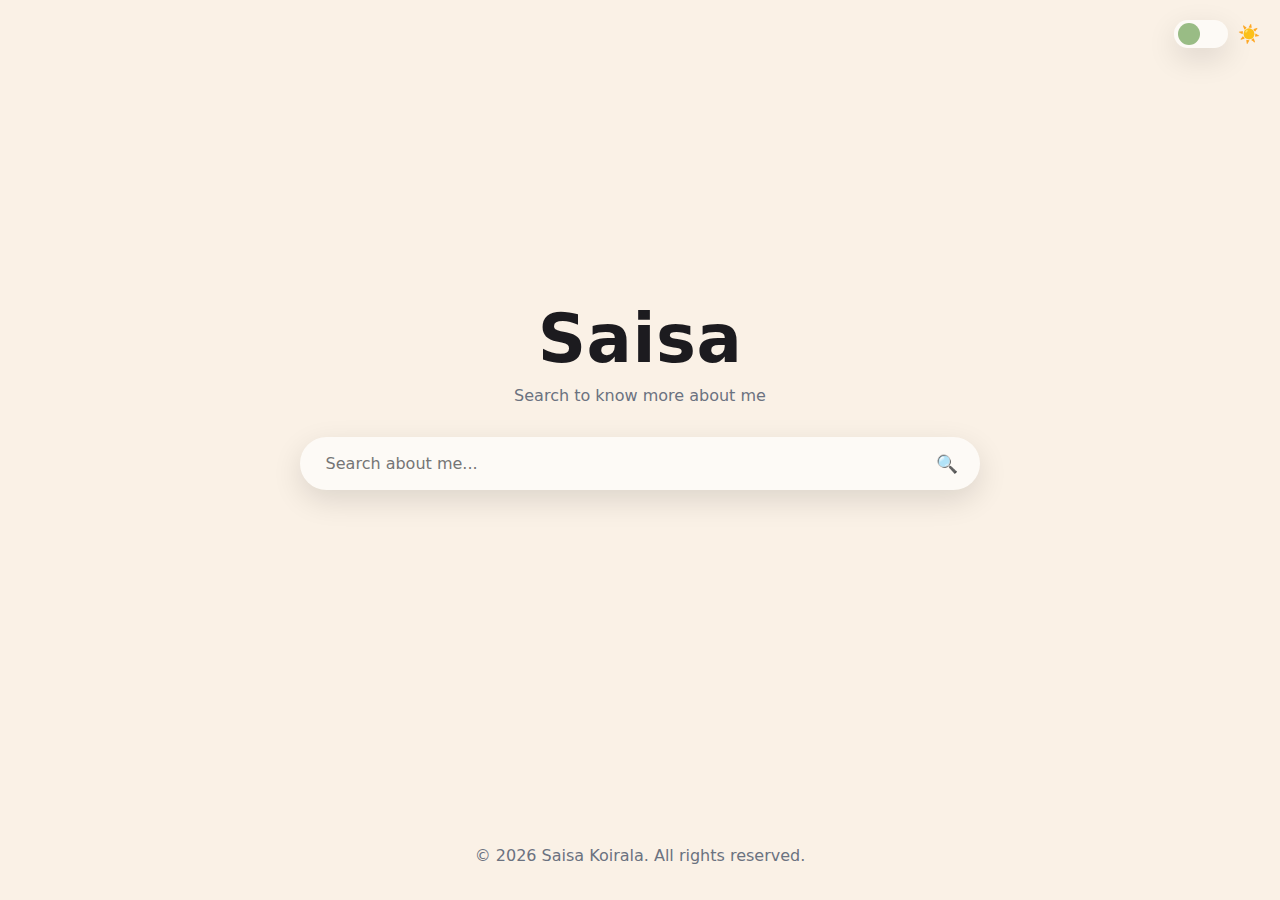
<file: index.html>
<!DOCTYPE html>
<html lang="en">
<head>
  <!-- Basic meta tags -->
  <meta charset="UTF-8" />
  <meta name="viewport" content="width=device-width, initial-scale=1.0" />
  <meta name="description" content="Saisa — Search-style personal portfolio" />
  <meta name="keywords" content="Saisa, portfolio, developer, search" />
  <meta name="author" content="Saisa Koirala" />
  <title>Saisa</title>
  <link rel="icon" href="assets/avatar.png" type="image/png" />
  <link rel="stylesheet" href="css/style.css" />
</head>
<body>
  <!-- Theme Toggle (top-right) -->
  <button class="theme-toggle" id="themeToggle" aria-label="Toggle theme" aria-pressed="false">
    <span class="toggle-track">
      <span class="toggle-thumb"></span>
    </span>
    <span class="toggle-icon" aria-hidden="true">☀️</span>
  </button>

  <main class="search-page">
    <!-- Search UI -->
    <section class="search-shell" aria-label="Search">
      <h1 class="brand-title">Saisa</h1>
      <p class="brand-tagline">Search to know more about me</p>

      <div class="search-area">
        <div class="search-box" role="search">
          <input
            id="searchInput"
            type="text"
            placeholder="Search about me..."
            autocomplete="off"
            aria-label="Search Saisa"
          />
          <button class="search-btn" id="searchBtn" aria-label="Search">
            🔍
          </button>
        </div>

        <!-- Suggestions dropdown -->
        <ul class="suggestions" id="suggestions" role="listbox" aria-label="Search suggestions">
          <!-- Filled dynamically by JavaScript -->
        </ul>
      </div>
    </section>

    <!-- Popup window (tabbed) -->
    <div class="modal" id="modal" aria-hidden="true">
      <div class="modal-window" role="dialog" aria-modal="true">
        <div class="modal-header">
          <ul class="tabs-list" id="tabsList" aria-label="Open tabs">
            <!-- Tabs injected by JavaScript -->
          </ul>
          <div class="tab-actions">
            <button class="btn-minimize" id="minimizeBtn" aria-label="Minimize">—</button>
          </div>
        </div>
        <div class="modal-content" id="modalContent">
          <!-- Dynamic content injected here -->
        </div>
      </div>
    </div>

    <!-- Minimized tabs dock -->
    <div class="tabs-dock" id="tabsDock" aria-hidden="true">
      <ul class="tabs-dock-list" id="tabsDockList" aria-label="Minimized tabs"></ul>
    </div>
  </main>

  <footer class="site-footer">
    <p>© 2026 Saisa Koirala. All rights reserved.</p>
  </footer>

  <script src="js/main.js"></script>
</body>
</html>
</file>
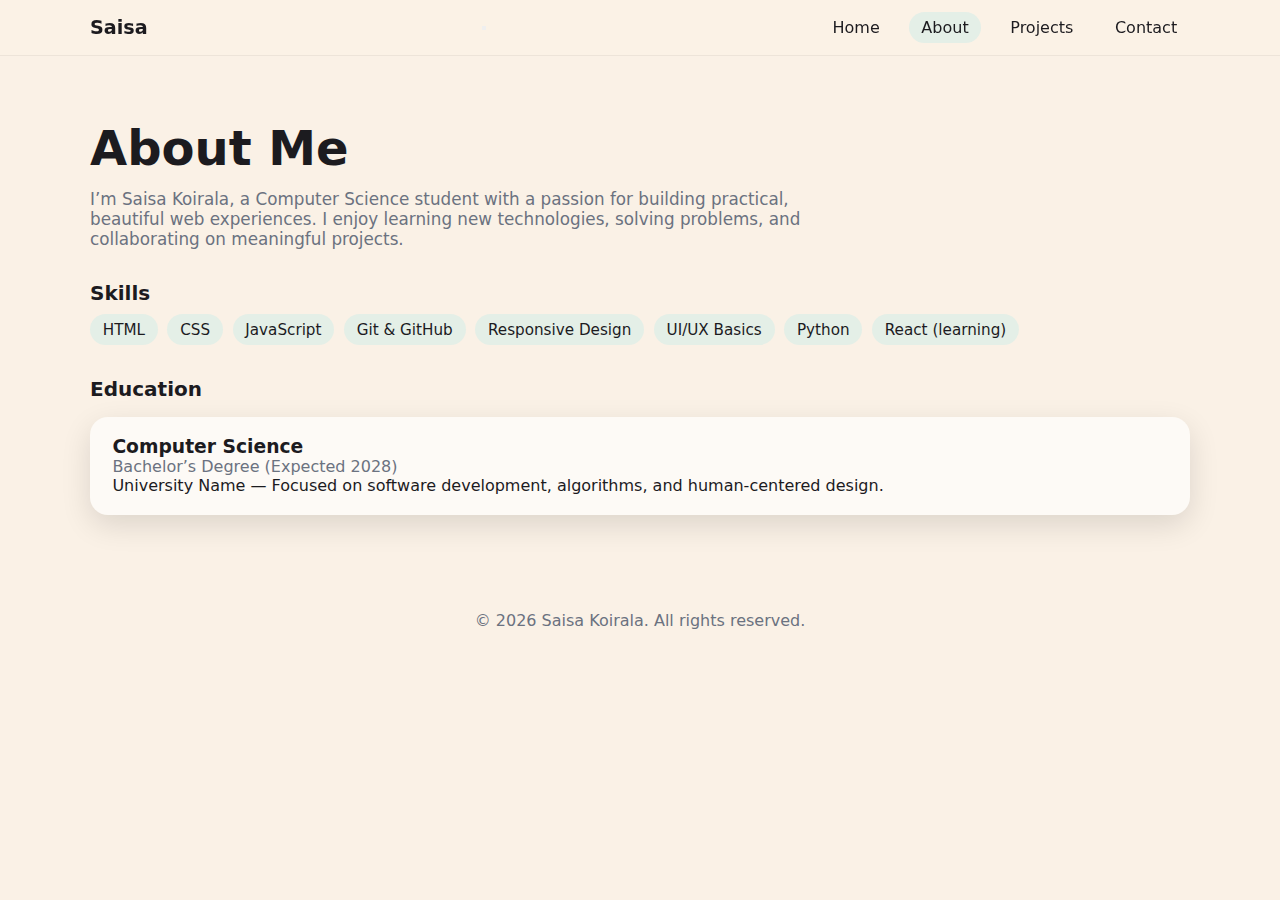
<file: about.html>
<!DOCTYPE html>
<html lang="en">
<head>
  <!-- Basic meta tags -->
  <meta charset="UTF-8" />
  <meta name="viewport" content="width=device-width, initial-scale=1.0" />
  <meta name="description" content="About Saisa Koirala" />
  <meta name="keywords" content="Saisa Koirala, about, developer" />
  <meta name="author" content="Saisa Koirala" />
  <title>Saisa | About</title>
  <link rel="stylesheet" href="css/style.css" />
</head>
<body>
  <!-- Header / Navbar (consistent across pages) -->
  <header class="site-header">
    <nav class="navbar container">
      <a class="logo" href="index.html">Saisa</a>
      <button class="nav-toggle" aria-label="Toggle navigation" aria-expanded="false">
        <span></span>
        <span></span>
        <span></span>
      </button>
      <ul class="nav-links" data-nav>
        <li><a href="index.html">Home</a></li>
        <li><a href="about.html" class="active">About</a></li>
        <li><a href="projects.html">Projects</a></li>
        <li><a href="contact.html">Contact</a></li>
      </ul>
    </nav>
  </header>

  <main>
    <section class="section">
      <div class="container">
        <h1>About Me</h1>
        <p class="lead">
          I’m Saisa Koirala, a Computer Science student with a passion for building
          practical, beautiful web experiences. I enjoy learning new technologies,
          solving problems, and collaborating on meaningful projects.
          <!-- Update this paragraph to reflect your personal story -->
        </p>

        <h2 class="section-title">Skills</h2>
        <div class="skills-list">
          <span>HTML</span>
          <span>CSS</span>
          <span>JavaScript</span>
          <span>Git & GitHub</span>
          <span>Responsive Design</span>
          <span>UI/UX Basics</span>
          <span>Python</span>
          <span>React (learning)</span>
        </div>

        <h2 class="section-title" style="margin-top: 2rem;">Education</h2>
        <div class="card" style="margin-top: 1rem;">
          <h3>Computer Science</h3>
          <p class="muted">Bachelor’s Degree (Expected 2028)</p>
          <p>
            <!-- Replace with your university and details -->
            University Name — Focused on software development, algorithms, and
            human-centered design.
          </p>
        </div>
      </div>
    </section>
  </main>

  <footer class="site-footer">
    <div class="container">
      <p>© 2026 Saisa Koirala. All rights reserved.</p>
    </div>
  </footer>

  <script src="js/main.js"></script>
</body>
</html>
</file>
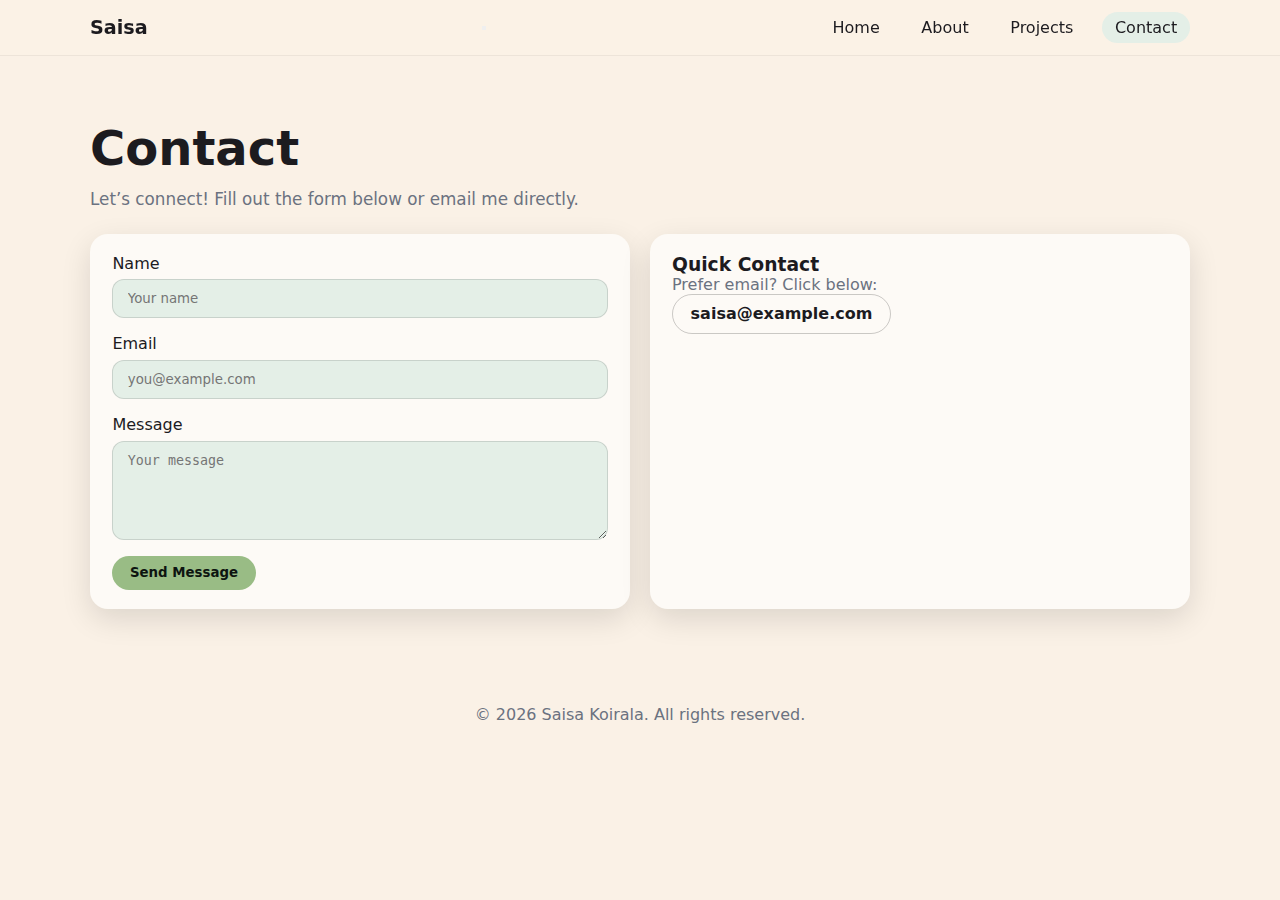
<file: contact.html>
<!DOCTYPE html>
<html lang="en">
<head>
  <!-- Basic meta tags -->
  <meta charset="UTF-8" />
  <meta name="viewport" content="width=device-width, initial-scale=1.0" />
  <meta name="description" content="Contact Saisa Koirala" />
  <meta name="keywords" content="Saisa Koirala, contact, email" />
  <meta name="author" content="Saisa Koirala" />
  <title>Saisa | Contact</title>
  <link rel="stylesheet" href="css/style.css" />
</head>
<body>
  <!-- Header / Navbar (consistent across pages) -->
  <header class="site-header">
    <nav class="navbar container">
      <a class="logo" href="index.html">Saisa</a>
      <button class="nav-toggle" aria-label="Toggle navigation" aria-expanded="false">
        <span></span>
        <span></span>
        <span></span>
      </button>
      <ul class="nav-links" data-nav>
        <li><a href="index.html">Home</a></li>
        <li><a href="about.html">About</a></li>
        <li><a href="projects.html">Projects</a></li>
        <li><a href="contact.html" class="active">Contact</a></li>
      </ul>
    </nav>
  </header>

  <main>
    <section class="section">
      <div class="container">
        <h1>Contact</h1>
        <p class="lead">Let’s connect! Fill out the form below or email me directly.</p>

        <div class="contact-grid">
          <form id="contact-form" class="card" action="#">
            <!-- Update action to your form handler if needed -->
            <div class="form-group">
              <label for="name">Name</label>
              <input type="text" id="name" name="name" placeholder="Your name" />
            </div>

            <div class="form-group">
              <label for="email">Email</label>
              <input type="email" id="email" name="email" placeholder="you@example.com" />
            </div>

            <div class="form-group">
              <label for="message">Message</label>
              <textarea id="message" name="message" rows="5" placeholder="Your message"></textarea>
            </div>

            <p id="form-error" class="form-error"></p>
            <button type="submit" class="btn">Send Message</button>
          </form>

          <div class="card">
            <h3>Quick Contact</h3>
            <p class="muted">Prefer email? Click below:</p>
            <a class="btn btn-outline" href="mailto:saisa@example.com">saisa@example.com</a>
            <!-- Replace email with your real address -->
          </div>
        </div>
      </div>
    </section>
  </main>

  <footer class="site-footer">
    <div class="container">
      <p>© 2026 Saisa Koirala. All rights reserved.</p>
    </div>
  </footer>

  <script src="js/main.js"></script>
</body>
</html>
</file>
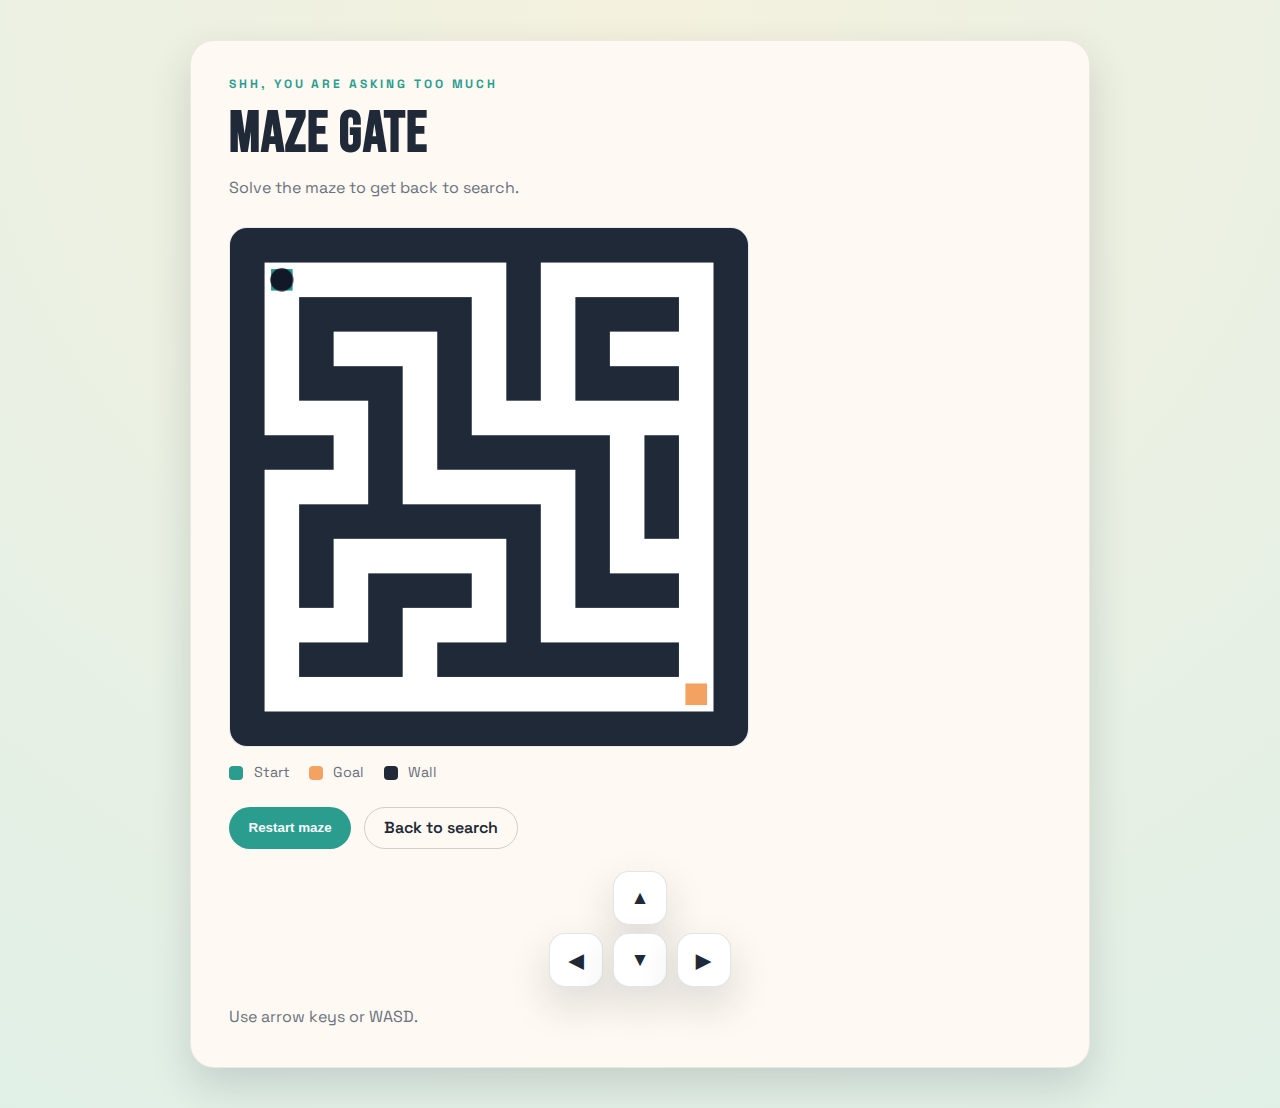
<file: maze.html>
<!DOCTYPE html>
<html lang="en">
<head>
  <meta charset="UTF-8" />
  <meta name="viewport" content="width=device-width, initial-scale=1.0" />
  <meta name="description" content="Saisa Maze Challenge" />
  <title>Saisa | Maze</title>
  <link rel="stylesheet" href="css/maze.css" />
</head>
<body>
  <main class="maze-shell">
    <div class="maze-card">
      <header class="maze-header">
        <p class="maze-eyebrow">Shh, you are asking too much</p>
        <h1>Maze Gate</h1>
        <p class="maze-subtitle" id="mazeSubtitle">Solve the maze to get back to search.</p>
      </header>

      <div class="maze-stage">
        <canvas id="mazeCanvas" width="480" height="360" aria-label="Maze"></canvas>
        <div class="maze-legend">
          <div><span class="legend-swatch start"></span> Start</div>
          <div><span class="legend-swatch goal"></span> Goal</div>
          <div><span class="legend-swatch wall"></span> Wall</div>
        </div>
      </div>

      <div class="maze-actions">
        <button class="btn" id="resetBtn" type="button">Restart maze</button>
        <a class="btn btn-outline" href="index.html">Back to search</a>
      </div>

      <div class="maze-controls" aria-label="Touch controls">
        <button class="control-btn" data-move="up" aria-label="Move up">▲</button>
        <div class="control-row">
          <button class="control-btn" data-move="left" aria-label="Move left">◀</button>
          <button class="control-btn" data-move="down" aria-label="Move down">▼</button>
          <button class="control-btn" data-move="right" aria-label="Move right">▶</button>
        </div>
      </div>

      <p class="maze-hint">Use arrow keys or WASD.</p>
      <p class="maze-status" id="mazeStatus" aria-live="polite"></p>
    </div>
  </main>

  <script src="js/maze.js"></script>
</body>
</html>
</file>
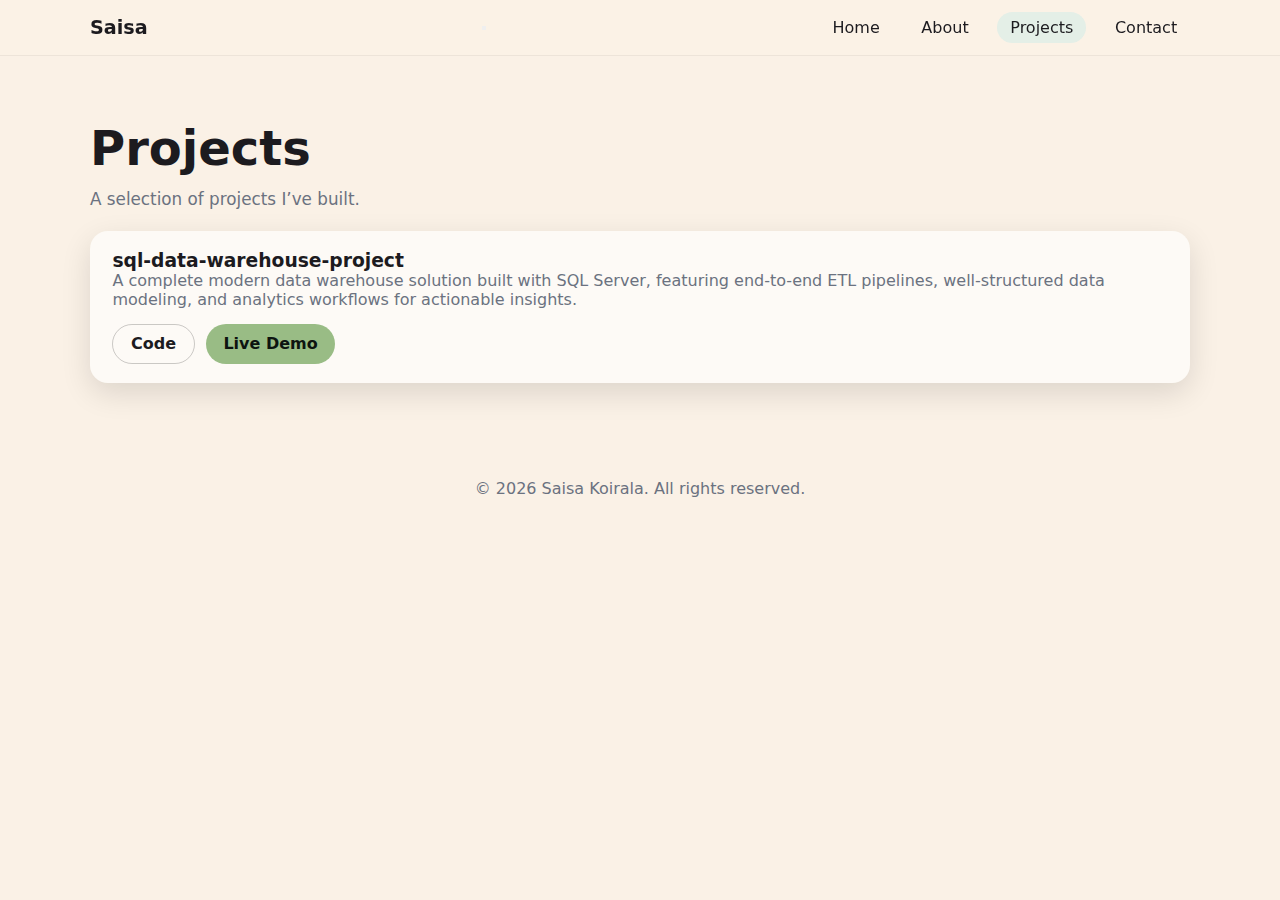
<file: projects.html>
<!DOCTYPE html>
<html lang="en">
<head>
  <!-- Basic meta tags -->
  <meta charset="UTF-8" />
  <meta name="viewport" content="width=device-width, initial-scale=1.0" />
  <meta name="description" content="Projects by Saisa Koirala" />
  <meta name="keywords" content="Saisa Koirala, projects, portfolio" />
  <meta name="author" content="Saisa Koirala" />
  <title>Saisa | Projects</title>
  <link rel="stylesheet" href="css/style.css" />
</head>
<body>
  <!-- Header / Navbar (consistent across pages) -->
  <header class="site-header">
    <nav class="navbar container">
      <a class="logo" href="index.html">Saisa</a>
      <button class="nav-toggle" aria-label="Toggle navigation" aria-expanded="false">
        <span></span>
        <span></span>
        <span></span>
      </button>
      <ul class="nav-links" data-nav>
        <li><a href="index.html">Home</a></li>
        <li><a href="about.html">About</a></li>
        <li><a href="projects.html" class="active">Projects</a></li>
        <li><a href="contact.html">Contact</a></li>
      </ul>
    </nav>
  </header>

  <main>
    <section class="section">
      <div class="container">
        <h1>Projects</h1>
        <p class="lead">A selection of projects I’ve built. 
        </p>

        <div class="projects-grid">

          <article class="card">
            <h3>sql-data-warehouse-project</h3>
            <p class="muted">
              A complete modern data warehouse solution built with SQL Server, featuring end-to-end ETL pipelines, well-structured data modeling, and analytics workflows for actionable insights.
            </p>
            <div class="project-links">
              <a class="btn btn-outline" href="#">Code</a>
              <a class="btn" href="#">Live Demo</a>
            </div>
          </article>


        </div>
      </div>
    </section>
  </main>

  <footer class="site-footer">
    <div class="container">
      <p>© 2026 Saisa Koirala. All rights reserved.</p>
    </div>
  </footer>

  <script src="js/main.js"></script>
</body>
</html>
</file>
<file: css/style.css>
/* ============================
   Global Styles & Theme System
   ============================ */
:root {
  --bg: #faf1e6;
  --surface: #fdfaf6;
  --surface-2: #e4efe7;
  --accent: #99bc85;
  --text: #1c1b1f;
  --muted: #6b7280;
  --shadow: 0 10px 30px rgba(0, 0, 0, 0.12);
  --radius: 999px;
  --transition: 0.35s ease;
  --frame-width: 960px;
  --frame-height: 560px;
  --tab-height: 34px;
}

body.dark {
  --bg: #1b3c53;
  --surface: #234c6a;
  --surface-2: #456882;
  --accent: #d2c1b6;
  --text: #f5f5f5;
  --muted: #cbd5e1;
  --shadow: 0 12px 35px rgba(0, 0, 0, 0.35);
}

* {
  margin: 0;
  padding: 0;
  box-sizing: border-box;
}

html,
body {
  height: 100%;
}

body {
  font-family: "Inter", "Segoe UI", system-ui, -apple-system, sans-serif;
  background: var(--bg);
  color: var(--text);
  transition: background var(--transition), color var(--transition);
}

button,
input {
  font-family: inherit;
}

/* ============================
   About / Projects / Contact Pages
   ============================ */
.container {
  width: min(1100px, 92vw);
  margin: 0 auto;
}

.site-header {
  position: sticky;
  top: 0;
  z-index: 10;
  background: color-mix(in srgb, var(--bg) 88%, transparent);
  backdrop-filter: blur(12px);
  border-bottom: 1px solid rgba(0, 0, 0, 0.06);
}

.navbar {
  display: flex;
  align-items: center;
  justify-content: space-between;
  padding: 1rem 0;
}

.logo {
  font-size: 1.2rem;
  font-weight: 700;
  text-decoration: none;
  color: var(--text);
}

.nav-links {
  list-style: none;
  display: flex;
  gap: 1rem;
}

.nav-links a {
  text-decoration: none;
  color: var(--text);
  padding: 0.4rem 0.8rem;
  border-radius: 999px;
  transition: var(--transition);
}

.nav-links a:hover,
.nav-links a.active {
  background: var(--surface-2);
}

.section {
  padding: 4rem 0 5rem;
}

.section h1 {
  font-size: clamp(2rem, 4vw, 3rem);
  margin-bottom: 0.8rem;
}

.lead {
  font-size: 1.05rem;
  color: var(--muted);
  max-width: 720px;
}

.section-title {
  margin-top: 2rem;
  font-size: 1.25rem;
}

.card {
  background: var(--surface);
  border-radius: 18px;
  padding: 1.2rem 1.4rem;
  box-shadow: var(--shadow);
}

.muted {
  color: var(--muted);
}

.skills-list {
  display: flex;
  flex-wrap: wrap;
  gap: 0.6rem;
  margin-top: 0.6rem;
}

.skills-list span {
  background: var(--surface-2);
  padding: 0.4rem 0.8rem;
  border-radius: 999px;
  font-size: 0.95rem;
}

.projects-grid {
  display: grid;
  gap: 1rem;
  margin-top: 1.4rem;
}

.project-links {
  display: flex;
  gap: 0.7rem;
  margin-top: 0.9rem;
}

.contact-grid {
  display: grid;
  grid-template-columns: repeat(auto-fit, minmax(260px, 1fr));
  gap: 1.2rem;
  margin-top: 1.6rem;
}

.form-group {
  display: flex;
  flex-direction: column;
  gap: 0.4rem;
  margin-bottom: 1rem;
}

.form-group input,
.form-group textarea {
  border: 1px solid rgba(0, 0, 0, 0.12);
  border-radius: 12px;
  padding: 0.7rem 0.9rem;
  background: var(--surface-2);
  color: var(--text);
}

.btn {
  border: none;
  background: var(--accent);
  color: #0d1410;
  padding: 0.6rem 1.1rem;
  border-radius: 999px;
  font-weight: 600;
  cursor: pointer;
  text-decoration: none;
  transition: var(--transition);
  display: inline-flex;
  align-items: center;
  justify-content: center;
}

.btn:hover {
  transform: translateY(-1px);
  box-shadow: var(--shadow);
}

.btn-outline {
  background: transparent;
  border: 1px solid rgba(0, 0, 0, 0.2);
  color: var(--text);
}

/* ============================
   Search Page Layout
   ============================ */
.search-page {
  min-height: calc(100vh - 70px);
  display: flex;
  align-items: center;
  justify-content: center;
  padding: 2rem 1.5rem 4rem;
  position: relative;
}

.search-shell {
  width: min(680px, 100%);
  text-align: center;
}

.brand-title {
  font-size: clamp(2.6rem, 6vw, 4.2rem);
  font-weight: 700;
  letter-spacing: 0.5px;
}

.brand-tagline {
  margin-top: 0.5rem;
  color: var(--muted);
}

.search-box {
  margin: 2rem auto 0.5rem;
  display: flex;
  align-items: center;
  background: var(--surface);
  border-radius: var(--radius);
  padding: 0.35rem 0.8rem;
  box-shadow: var(--shadow);
  transition: background var(--transition), box-shadow var(--transition);
}

.search-area {
  position: relative;
}

.search-box input {
  flex: 1;
  border: none;
  background: transparent;
  padding: 0.7rem 0.8rem;
  font-size: 1rem;
  color: var(--text);
  outline: none;
}

.search-btn {
  border: none;
  background: transparent;
  cursor: pointer;
  font-size: 1.1rem;
  padding: 0.4rem 0.6rem;
  border-radius: 50%;
  transition: transform var(--transition);
}

.search-btn:hover {
  transform: scale(1.08);
}

/* ============================
   Suggestions Dropdown
   ============================ */
.suggestions {
  list-style: none;
  text-align: left;
  margin: 0;
  background: var(--surface);
  border-radius: 18px;
  box-shadow: var(--shadow);
  padding: 0.4rem 0;
  max-height: 280px;
  overflow-y: auto;
  width: 100%;
  position: absolute;
  top: calc(100% + 10px);
  left: 0;
  opacity: 0;
  transform: translateY(-6px);
  pointer-events: none;
  transition: var(--transition);
}

.suggestions.show {
  opacity: 1;
  transform: translateY(0);
  pointer-events: all;
}

.suggestions li {
  padding: 0.75rem 1.2rem;
  cursor: pointer;
  transition: background var(--transition);
}

.suggestions li:hover,
.suggestions li.active {
  background: var(--surface-2);
}

/* ============================
   Modal Window + Tabs
   ============================ */
.modal {
  position: fixed;
  inset: 0;
  display: flex;
  align-items: center;
  justify-content: center;
  background: rgba(0, 0, 0, 0.35);
  opacity: 0;
  pointer-events: none;
  transition: var(--transition);
  z-index: 20;
}

.modal.show {
  opacity: 1;
  pointer-events: all;
}

.modal-window {
  width: min(var(--frame-width), 94vw);
  height: min(var(--frame-height), 80vh);
  background: var(--surface);
  border-radius: 18px;
  box-shadow: var(--shadow);
  overflow: hidden;
  display: flex;
  flex-direction: column;
  border: 1px solid rgba(0, 0, 0, 0.08);
  transform: translateY(20px);
  transition: var(--transition);
}

.modal.show .modal-window {
  transform: translateY(0);
}

.modal-header {
  display: flex;
  align-items: center;
  justify-content: space-between;
  padding: 0.35rem 0.6rem;
  background: var(--surface-2);
  border-bottom: 1px solid rgba(0, 0, 0, 0.08);
}

.tabs-list {
  list-style: none;
  display: flex;
  gap: 0.2rem;
  overflow-x: auto;
  padding-right: 0.4rem;
}

.tab {
  display: flex;
  align-items: center;
  gap: 0.4rem;
  background: var(--surface);
  border-radius: 12px 12px 6px 6px;
  padding: 0 0.8rem;
  height: var(--tab-height);
  cursor: pointer;
  transition: var(--transition);
  white-space: nowrap;
  border: 1px solid transparent;
  box-shadow: inset 0 -2px 0 rgba(0, 0, 0, 0.06);
}

.tab.active {
  background: var(--bg);
  border-color: rgba(0, 0, 0, 0.12);
  box-shadow: 0 2px 0 var(--bg);
}

.tab button {
  border: none;
  background: transparent;
  cursor: pointer;
  font-size: 0.9rem;
}

.tab-actions {
  display: flex;
  gap: 0.4rem;
}

.btn-minimize {
  border: none;
  background: var(--surface);
  color: var(--text);
  border-radius: 10px;
  padding: 0.2rem 0.6rem;
  cursor: pointer;
  font-size: 1rem;
}

.modal-content {
  flex: 1;
  padding: 1.2rem 1.4rem 1.4rem;
  overflow-y: auto;
}

.modal-content h3 {
  margin: 1rem 0 0.6rem;
}

.modal-content ul {
  display: grid;
  gap: 0.5rem;
  padding-left: 1rem;
}

.project-card {
  background: var(--surface-2);
  padding: 1rem;
  border-radius: 16px;
  margin-top: 0.8rem;
}

.project-card a {
  color: var(--text);
  font-weight: 600;
  text-decoration: none;
}

/* ============================
   Connect Section Styling
   ============================ */
.connect-grid {
  display: grid;
  gap: 0.9rem;
  margin-top: 0.5rem;
}

.connect-card {
  display: flex;
  flex-direction: column;
  gap: 0.2rem;
  padding: 0.9rem 1rem;
  border-radius: 14px;
  background: var(--surface-2);
  transition: var(--transition);
  text-decoration: none;
}

.connect-card:hover {
  transform: translateY(-2px);
  box-shadow: var(--shadow);
}

.connect-label {
  font-size: 0.85rem;
  text-transform: uppercase;
  letter-spacing: 0.08rem;
  color: var(--muted);
}

.connect-value {
  font-weight: 600;
  color: var(--text);
  word-break: break-all;
  text-decoration: none;
}

.connect-icon {
  width: 46px;
  height: 46px;
  border-radius: 50%;
  background: var(--surface);
  box-shadow: var(--shadow);
  margin-bottom: 0.4rem;
  background-size: 60% 60%;
  background-repeat: no-repeat;
  background-position: center;
  transition: transform var(--transition);
}

.connect-card:hover .connect-icon {
  transform: scale(1.06);
}

.connect-icon.github {
  background-image: url("data:image/svg+xml,%3Csvg xmlns='http://www.w3.org/2000/svg' viewBox='0 0 24 24' fill='%231c1b1f'%3E%3Cpath d='M12 2C6.48 2 2 6.58 2 12.26c0 4.5 2.87 8.32 6.84 9.67.5.1.68-.22.68-.48 0-.24-.01-1.02-.01-1.85-2.78.62-3.37-1.22-3.37-1.22-.45-1.19-1.11-1.5-1.11-1.5-.91-.64.07-.63.07-.63 1 .07 1.53 1.06 1.53 1.06.9 1.57 2.36 1.12 2.94.86.09-.66.35-1.12.64-1.38-2.22-.26-4.56-1.14-4.56-5.06 0-1.12.38-2.03 1.01-2.75-.1-.26-.44-1.29.1-2.69 0 0 .84-.27 2.75 1.02A9.3 9.3 0 0 1 12 6.8c.85 0 1.7.12 2.5.35 1.9-1.3 2.74-1.02 2.74-1.02.55 1.4.21 2.43.11 2.69.63.72 1.01 1.63 1.01 2.75 0 3.93-2.34 4.8-4.58 5.05.36.32.68.95.68 1.92 0 1.39-.01 2.5-.01 2.85 0 .27.18.59.69.48A10.02 10.02 0 0 0 22 12.26C22 6.58 17.52 2 12 2Z'/%3E%3C/svg%3E");
}

.connect-icon.linkedin {
  background-image: url("data:image/svg+xml,%3Csvg xmlns='http://www.w3.org/2000/svg' viewBox='0 0 24 24' fill='%231c1b1f'%3E%3Cpath d='M20.45 20.45h-3.56v-5.46c0-1.3-.03-2.97-1.81-2.97-1.82 0-2.1 1.42-2.1 2.87v5.56H9.42V9h3.42v1.56h.05c.48-.9 1.66-1.85 3.42-1.85 3.66 0 4.34 2.41 4.34 5.54v6.2ZM5.34 7.43a2.07 2.07 0 1 1 0-4.14 2.07 2.07 0 0 1 0 4.14ZM7.12 20.45H3.55V9h3.57v11.45Z'/%3E%3C/svg%3E");
}

.connect-icon.email {
  background-image: url("data:image/svg+xml,%3Csvg xmlns='http://www.w3.org/2000/svg' viewBox='0 0 24 24' fill='%231c1b1f'%3E%3Cpath d='M20 4H4a2 2 0 0 0-2 2v12c0 1.1.9 2 2 2h16a2 2 0 0 0 2-2V6a2 2 0 0 0-2-2Zm0 4-8 5-8-5V6l8 5 8-5v2Z'/%3E%3C/svg%3E");
}

.connect-icon.cv {
  background-image: url("data:image/svg+xml,%3Csvg xmlns='http://www.w3.org/2000/svg' viewBox='0 0 24 24' fill='%231c1b1f'%3E%3Cpath d='M6 2h7l5 5v15a2 2 0 0 1-2 2H6a2 2 0 0 1-2-2V4a2 2 0 0 1 2-2Zm7 1.5V8h4.5L13 3.5ZM8 12h8v2H8v-2Zm0 4h8v2H8v-2Zm0-8h4v2H8V8Z'/%3E%3C/svg%3E");
}

body.dark .connect-icon.github,
body.dark .connect-icon.linkedin,
body.dark .connect-icon.email,
body.dark .connect-icon.cv {
  background-color: var(--surface);
  filter: invert(1) brightness(1.1);
}

/* ============================
   Minimized Tabs Dock
   ============================ */
.tabs-dock {
  position: fixed;
  left: 50%;
  bottom: 16px;
  transform: translateX(-50%);
  background: var(--surface);
  box-shadow: var(--shadow);
  border-radius: 999px;
  padding: 0.4rem 0.7rem;
  opacity: 0;
  pointer-events: none;
  transition: var(--transition);
  z-index: 25;
}

.tabs-dock.show {
  opacity: 1;
  pointer-events: all;
}

.tabs-dock-list {
  list-style: none;
  display: flex;
  gap: 0.4rem;
}

.tabs-dock-list .tab {
  background: var(--surface-2);
}

/* ============================
   Theme Toggle
   ============================ */
.theme-toggle {
  position: fixed;
  top: 20px;
  right: 20px;
  background: transparent;
  border: none;
  display: flex;
  align-items: center;
  gap: 0.6rem;
  cursor: pointer;
  z-index: 30;
  transition: var(--transition);
}

.toggle-track {
  width: 54px;
  height: 28px;
  background: var(--surface);
  border-radius: 999px;
  position: relative;
  box-shadow: var(--shadow);
  transition: var(--transition);
}

.toggle-thumb {
  width: 22px;
  height: 22px;
  background: var(--accent);
  border-radius: 50%;
  position: absolute;
  top: 3px;
  left: 4px;
  transition: var(--transition);
}

body.dark .toggle-thumb {
  left: 28px;
}

.toggle-icon {
  font-size: 1.1rem;
  transition: var(--transition);
}

body.dark .toggle-icon {
  transform: rotate(180deg);
}

/* ============================
   Footer
   ============================ */
.site-footer {
  text-align: center;
  padding: 1rem 0 2rem;
  color: var(--muted);
  transition: color var(--transition);
}

/* ============================
   Responsive
   ============================ */
@media (max-width: 640px) {
  .search-shell {
    width: 100%;
  }

  .theme-toggle {
    top: 12px;
    right: 12px;
  }
}
</file>
<file: css/maze.css>
@import url("https://fonts.googleapis.com/css2?family=Bebas+Neue&family=Space+Grotesk:wght@400;600;700&display=swap");

:root {
  color-scheme: light;
  --bg-start: #f4f1de;
  --bg-end: #e1f0e7;
  --card: #fef9f2;
  --ink: #1f2937;
  --muted: #6b7280;
  --accent: #2a9d8f;
  --accent-2: #f4a261;
  --shadow: 0 18px 40px rgba(31, 41, 55, 0.16);
}

* {
  box-sizing: border-box;
  margin: 0;
  padding: 0;
}

body {
  min-height: 100vh;
  font-family: "Space Grotesk", "Segoe UI", sans-serif;
  background: radial-gradient(circle at top, var(--bg-start), var(--bg-end));
  color: var(--ink);
  display: flex;
  align-items: center;
  justify-content: center;
  padding: 2.5rem 1.5rem;
}

.maze-shell {
  width: min(900px, 96vw);
}

.maze-card {
  background: var(--card);
  border-radius: 24px;
  padding: 2.2rem 2.4rem 2rem;
  box-shadow: var(--shadow);
  border: 1px solid rgba(31, 41, 55, 0.08);
}

.maze-header h1 {
  font-family: "Bebas Neue", "Space Grotesk", sans-serif;
  font-size: clamp(2.6rem, 6vw, 3.6rem);
  letter-spacing: 1px;
  margin-top: 0.4rem;
}

.maze-eyebrow {
  text-transform: uppercase;
  letter-spacing: 0.18rem;
  font-size: 0.75rem;
  color: var(--accent);
  font-weight: 700;
}

.maze-subtitle {
  margin-top: 0.6rem;
  color: var(--muted);
  max-width: 520px;
}

.maze-stage {
  margin-top: 1.8rem;
  display: grid;
  gap: 1rem;
  align-items: center;
}

#mazeCanvas {
  width: 100%;
  max-width: 520px;
  height: auto;
  border-radius: 18px;
  background: #fff;
  border: 1px solid rgba(31, 41, 55, 0.1);
}

.maze-legend {
  display: flex;
  gap: 1.2rem;
  flex-wrap: wrap;
  font-size: 0.9rem;
  color: var(--muted);
}

.legend-swatch {
  width: 14px;
  height: 14px;
  border-radius: 4px;
  display: inline-block;
  margin-right: 0.4rem;
  vertical-align: middle;
}

.legend-swatch.start {
  background: var(--accent);
}

.legend-swatch.goal {
  background: var(--accent-2);
}

.legend-swatch.wall {
  background: #1f2937;
}

.maze-actions {
  margin-top: 1.6rem;
  display: flex;
  gap: 0.8rem;
  flex-wrap: wrap;
}

.maze-controls {
  margin-top: 1.4rem;
  display: grid;
  justify-items: center;
  gap: 0.5rem;
}

.control-row {
  display: flex;
  gap: 0.6rem;
}

.control-btn {
  width: 54px;
  height: 54px;
  border-radius: 16px;
  border: 1px solid rgba(31, 41, 55, 0.12);
  background: #fff;
  color: var(--ink);
  font-size: 1.2rem;
  font-weight: 700;
  box-shadow: var(--shadow);
  cursor: pointer;
  transition: transform 0.2s ease;
  touch-action: manipulation;
}

.control-btn:active {
  transform: translateY(1px) scale(0.98);
}

.btn {
  border: none;
  background: var(--accent);
  color: #f8fafc;
  padding: 0.6rem 1.2rem;
  border-radius: 999px;
  font-weight: 600;
  cursor: pointer;
  text-decoration: none;
  transition: transform 0.2s ease, box-shadow 0.2s ease;
}

.btn:hover {
  transform: translateY(-1px);
  box-shadow: var(--shadow);
}

.btn-outline {
  background: transparent;
  border: 1px solid rgba(31, 41, 55, 0.2);
  color: var(--ink);
}

.maze-hint {
  margin-top: 1.2rem;
  color: var(--muted);
}

.maze-status {
  margin-top: 0.5rem;
  font-weight: 600;
  color: var(--accent);
}

@media (max-width: 640px) {
  .maze-card {
    padding: 1.8rem 1.6rem 1.6rem;
  }

  .maze-hint {
    text-align: center;
  }
}
</file>
